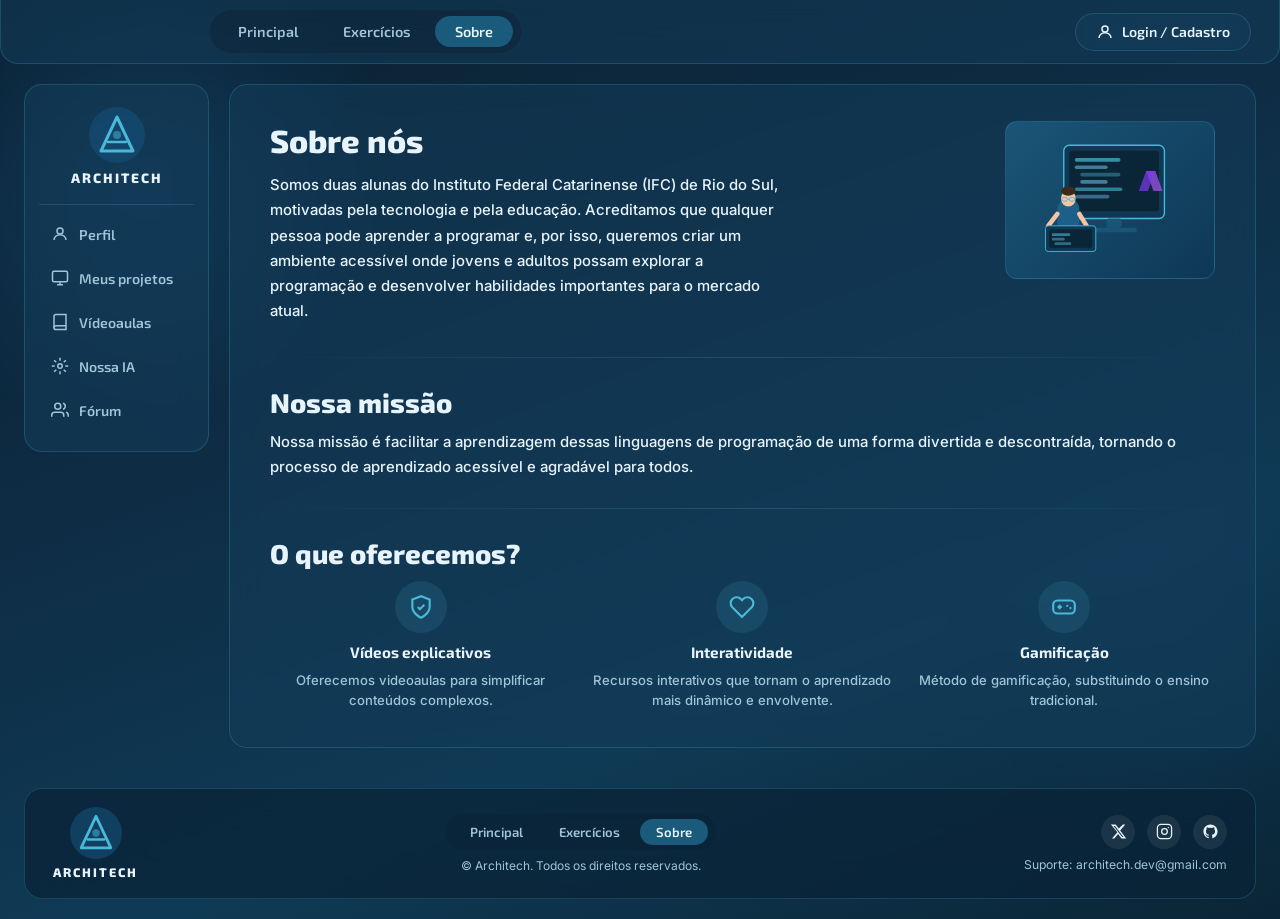
<file: sobre.html>
<!DOCTYPE html>
<html lang="pt-BR">
<head>
  <meta charset="UTF-8" />
  <meta name="viewport" content="width=device-width, initial-scale=1.0"/>
  <title>Architech — Sobre</title>
  <style>
    @import url('https://fonts.googleapis.com/css2?family=Exo+2:wght@400;600;700;800&family=Inter:wght@400;500;600&display=swap');

    *, *::before, *::after { box-sizing: border-box; margin: 0; padding: 0; }

    :root {
      --bg-dark:        #0d2233;
      --bg-mid:         #0e2d45;
      --teal-1:         #0f4060;
      --teal-2:         #145077;
      --teal-3:         #1a6090;
      --accent:         #4ab8d8;
      --accent-soft:    rgba(74,184,216,0.18);
      --glass-bg:       rgba(20, 60, 90, 0.55);
      --glass-border:   rgba(74,184,216,0.22);
      --glass-dark-bg:  rgba(10, 35, 55, 0.75);
      --text-white:     #e8f4fb;
      --text-dim:       #a0c4d8;
      --nav-active-bg:  #1a5a7a;
      --sidebar-w:      185px;
      --topnav-h:       64px;
      --radius-lg:      18px;
      --radius-md:      12px;
      --radius-sm:      8px;
      --font-main:      'Exo 2', sans-serif;
      --font-body:      'Inter', sans-serif;
    }

    html, body {
      min-height: 100%;
      font-family: var(--font-body);
      color: var(--text-white);
      background: var(--bg-dark);
    }

    /* ── BACKGROUND ─────────────────────────────────────── */
    .architech-bg {
      min-height: 100vh;
      background: linear-gradient(160deg, #0a1f30 0%, #0e2d45 40%, #0f3a55 70%, #0a2535 100%);
      position: relative;
      display: flex;
      flex-direction: column;
      overflow-x: hidden;
    }

    /* Blob decorations */
    .architech-bg::before,
    .architech-bg::after {
      content: '';
      position: fixed;
      border-radius: 50%;
      pointer-events: none;
      z-index: 0;
    }
    .architech-bg::before {
      width: 520px; height: 520px;
      background: radial-gradient(circle, rgba(26,96,144,0.35) 0%, transparent 70%);
      top: -80px; left: -120px;
    }
    .architech-bg::after {
      width: 420px; height: 420px;
      background: radial-gradient(circle, rgba(14,64,100,0.3) 0%, transparent 70%);
      bottom: 60px; right: -100px;
    }

    /* ── GLASS HELPERS ──────────────────────────────────── */
    .glass {
      background: var(--glass-bg);
      backdrop-filter: blur(14px);
      -webkit-backdrop-filter: blur(14px);
      border: 1px solid var(--glass-border);
    }
    .glass-dark {
      background: var(--glass-dark-bg);
      backdrop-filter: blur(18px);
      -webkit-backdrop-filter: blur(18px);
      border: 1px solid var(--glass-border);
    }

    /* ── TOP NAV ────────────────────────────────────────── */
    .topnav {
      position: sticky;
      top: 0;
      z-index: 100;
      height: var(--topnav-h);
      display: flex;
      align-items: center;
      justify-content: space-between;
      padding: 0 28px 0 calc(var(--sidebar-w) + 24px);
      border-radius: 0 0 var(--radius-lg) var(--radius-lg);
      border-top: none;
    }
    .topnav__links {
      display: flex;
      gap: 4px;
      background: rgba(10,30,50,0.4);
      border-radius: 50px;
      padding: 6px 8px;
    }
    .topnav__link {
      text-decoration: none;
      color: var(--text-dim);
      font-family: var(--font-main);
      font-weight: 600;
      font-size: 0.9rem;
      padding: 7px 20px;
      border-radius: 50px;
      transition: all .2s ease;
    }
    .topnav__link:hover { color: var(--text-white); background: rgba(255,255,255,0.07); }
    .topnav__link--active {
      background: var(--nav-active-bg);
      color: var(--text-white);
    }
    .topnav__login {
      display: flex;
      align-items: center;
      gap: 8px;
      text-decoration: none;
      color: var(--text-white);
      font-family: var(--font-main);
      font-weight: 600;
      font-size: 0.88rem;
      padding: 9px 20px;
      border-radius: 50px;
      transition: background .2s;
    }
    .topnav__login svg { width: 18px; height: 18px; }
    .topnav__login:hover { background: rgba(74,184,216,0.15); }

    /* ── MAIN LAYOUT ────────────────────────────────────── */
    .main-layout {
      flex: 1;
      display: flex;
      gap: 20px;
      padding: 20px 24px 24px;
      position: relative;
      z-index: 1;
    }

    /* ── SIDEBAR ────────────────────────────────────────── */
    .sidebar {
      width: var(--sidebar-w);
      flex-shrink: 0;
      border-radius: var(--radius-lg);
      padding: 22px 14px 22px;
      display: flex;
      flex-direction: column;
      gap: 6px;
      align-self: flex-start;
      position: sticky;
      top: calc(var(--topnav-h) + 16px);
    }
    .sidebar__logo {
      display: flex;
      flex-direction: column;
      align-items: center;
      gap: 6px;
      padding-bottom: 18px;
      margin-bottom: 4px;
      border-bottom: 1px solid var(--glass-border);
    }
    .sidebar__logo img { width: 56px; height: 56px; object-fit: contain; }
    .sidebar__logo-name {
      font-family: var(--font-main);
      font-weight: 800;
      font-size: 0.85rem;
      letter-spacing: 2px;
      text-transform: uppercase;
      color: var(--text-white);
    }
    .nav-item {
      display: flex;
      align-items: center;
      gap: 10px;
      text-decoration: none;
      color: var(--text-dim);
      font-family: var(--font-main);
      font-weight: 600;
      font-size: 0.88rem;
      padding: 10px 12px;
      border-radius: var(--radius-sm);
      transition: all .2s;
    }
    .nav-item svg { width: 18px; height: 18px; flex-shrink: 0; }
    .nav-item:hover { background: rgba(74,184,216,0.12); color: var(--text-white); }

    /* ── SOBRE CONTENT ──────────────────────────────────── */
    .sobre-content {
      flex: 1;
      border-radius: var(--radius-lg);
      padding: 36px 40px 36px;
      position: relative;
      overflow: hidden;
      background: var(--glass-bg);
      backdrop-filter: blur(14px);
      -webkit-backdrop-filter: blur(14px);
      border: 1px solid var(--glass-border);
    }

    /* Top illustration area */
    .sobre-header {
      display: flex;
      align-items: flex-start;
      justify-content: space-between;
      gap: 20px;
      margin-bottom: 32px;
    }
    .sobre-text-block { flex: 1; max-width: 520px; }

    .sobre-content h1 {
      font-family: var(--font-main);
      font-weight: 800;
      font-size: 2rem;
      color: var(--text-white);
      margin-bottom: 14px;
    }
    .sobre-content h2 {
      font-family: var(--font-main);
      font-weight: 800;
      font-size: 1.7rem;
      color: var(--text-white);
      margin: 28px 0 12px;
    }
    .sobre-content p {
      font-size: 0.93rem;
      line-height: 1.7;
      color: var(--text-white);
      font-weight: 500;
    }

    /* Illustration box */
    .sobre-illustration {
      width: 210px;
      flex-shrink: 0;
      display: flex;
      align-items: center;
      justify-content: center;
    }
    .illus-box {
      width: 100%;
      aspect-ratio: 4/3;
      border-radius: var(--radius-md);
      background: linear-gradient(135deg, #1a5577 0%, #0e3855 100%);
      border: 1px solid var(--glass-border);
      position: relative;
      overflow: hidden;
      display: flex;
      align-items: center;
      justify-content: center;
    }

    /* SVG Illustration — developer at laptop */
    .illus-svg { width: 88%; height: auto; }

    /* Divider */
    .sobre-divider {
      height: 1px;
      background: linear-gradient(90deg, transparent, var(--glass-border), transparent);
      margin: 28px 0;
    }

    /* Offerings */
    .offerings-title {
      font-family: var(--font-main);
      font-weight: 800;
      font-size: 1.7rem;
      margin-bottom: 28px;
    }
    .offerings-grid {
      display: grid;
      grid-template-columns: repeat(3, 1fr);
      gap: 20px;
    }
    .offering-card {
      display: flex;
      flex-direction: column;
      align-items: center;
      text-align: center;
      gap: 10px;
    }
    .offering-icon {
      width: 52px; height: 52px;
      border-radius: 50%;
      background: rgba(74,184,216,0.12);
      display: flex;
      align-items: center;
      justify-content: center;
    }
    .offering-icon svg { width: 26px; height: 26px; color: var(--accent); }
    .offering-card h3 {
      font-family: var(--font-main);
      font-weight: 700;
      font-size: 0.95rem;
      color: var(--text-white);
    }
    .offering-card p {
      font-size: 0.82rem;
      color: var(--text-dim);
      line-height: 1.5;
    }

    /* ── FOOTER ─────────────────────────────────────────── */
    .site-footer {
      padding: 16px 24px 20px;
      position: relative;
      z-index: 1;
    }
    .footer__inner {
      border-radius: var(--radius-lg);
      padding: 18px 28px;
      display: flex;
      align-items: center;
      justify-content: space-between;
      gap: 20px;
    }
    .footer__logo-block {
      display: flex;
      flex-direction: column;
      align-items: center;
      gap: 6px;
      min-width: 80px;
    }
    .footer__logo-block img { width: 52px; height: 52px; object-fit: contain; }
    .footer__logo-name {
      font-family: var(--font-main);
      font-weight: 800;
      font-size: 0.78rem;
      letter-spacing: 2px;
      text-transform: uppercase;
    }
    .footer__links {
      display: flex;
      flex-direction: column;
      align-items: center;
      gap: 8px;
    }
    .footer__nav {
      display: flex;
      gap: 4px;
      background: rgba(10,30,50,0.4);
      border-radius: 50px;
      padding: 5px 8px;
    }
    .footer__link {
      text-decoration: none;
      color: var(--text-dim);
      font-family: var(--font-main);
      font-weight: 600;
      font-size: 0.82rem;
      padding: 5px 16px;
      border-radius: 50px;
      transition: all .2s;
    }
    .footer__link:hover { color: var(--text-white); }
    .footer__link--active { background: var(--nav-active-bg); color: var(--text-white); }
    .footer__copy {
      font-size: 0.75rem;
      color: var(--text-dim);
    }
    .footer__social {
      display: flex;
      flex-direction: column;
      align-items: flex-end;
      gap: 8px;
    }
    .social-icons { display: flex; gap: 12px; }
    .social-icon {
      width: 34px; height: 34px;
      border-radius: 50%;
      background: rgba(255,255,255,0.07);
      display: flex;
      align-items: center;
      justify-content: center;
      color: var(--text-white);
      text-decoration: none;
      transition: background .2s;
    }
    .social-icon svg { width: 17px; height: 17px; }
    .social-icon:hover { background: rgba(74,184,216,0.25); }
    .footer__email { font-size: 0.76rem; color: var(--text-dim); }

    /* ── LOGO PLACEHOLDER (SVG) ─────────────────────────── */
    .logo-svg { width: 100%; height: 100%; }

    /* ── RESPONSIVE ─────────────────────────────────────── */
    @media (max-width: 900px) {
      .topnav { padding-left: 20px; }
      .sidebar { display: none; }
      .sobre-illustration { display: none; }
      .offerings-grid { grid-template-columns: 1fr 1fr; gap: 16px; }
    }
    @media (max-width: 600px) {
      .topnav { padding: 0 16px; }
      .topnav__links { gap: 2px; padding: 4px 6px; }
      .topnav__link { font-size: 0.8rem; padding: 6px 12px; }
      .topnav__login { font-size: 0.8rem; padding: 7px 14px; }
      .main-layout { padding: 14px 12px; }
      .sobre-content { padding: 24px 20px; }
      .sobre-content h1 { font-size: 1.5rem; }
      .sobre-content h2 { font-size: 1.3rem; }
      .offerings-grid { grid-template-columns: 1fr; }
      .footer__inner { flex-direction: column; align-items: center; text-align: center; }
      .footer__social { align-items: center; }
    }
  </style>
</head>
<body>

<div class="architech-bg">

  <!-- TOP NAV -->
  <nav class="topnav glass">
    <div class="topnav__links">
      <a href="index.html" class="topnav__link">Principal</a>
      <a href="#"          class="topnav__link">Exercícios</a>
      <a href="#"          class="topnav__link topnav__link--active">Sobre</a>
    </div>
    <a href="login.html" class="topnav__login glass">
      <svg fill="none" stroke="currentColor" stroke-width="2" viewBox="0 0 24 24">
        <circle cx="12" cy="8" r="4"/>
        <path d="M4 20c0-4 3.6-7 8-7s8 3 8 7"/>
      </svg>
      Login / Cadastro
    </a>
  </nav>

  <!-- MAIN LAYOUT -->
  <div class="main-layout">

    <!-- SIDEBAR -->
    <aside class="sidebar glass">
      <div class="sidebar__logo">
        <!-- Logo A SVG -->
        <svg width="56" height="56" viewBox="0 0 56 56" fill="none" xmlns="http://www.w3.org/2000/svg">
          <circle cx="28" cy="28" r="28" fill="rgba(20,80,120,0.6)"/>
          <path d="M28 10 L44 44 H12 Z" fill="none" stroke="#4ab8d8" stroke-width="3" stroke-linejoin="round"/>
          <path d="M19 35 H37" stroke="#4ab8d8" stroke-width="2.5" stroke-linecap="round"/>
          <circle cx="28" cy="28" r="4" fill="#4ab8d8" opacity="0.5"/>
        </svg>
        <span class="sidebar__logo-name">Architech</span>
      </div>

      <a href="#" class="nav-item">
        <svg fill="none" stroke="currentColor" stroke-width="2" viewBox="0 0 24 24">
          <circle cx="12" cy="8" r="4"/>
          <path d="M4 20c0-4 3.6-7 8-7s8 3 8 7"/>
        </svg>
        Perfil
      </a>
      <a href="#" class="nav-item">
        <svg fill="none" stroke="currentColor" stroke-width="2" viewBox="0 0 24 24">
          <rect x="2" y="3" width="20" height="14" rx="2"/>
          <path d="M8 21h8M12 17v4"/>
        </svg>
        Meus projetos
      </a>
      <a href="#" class="nav-item">
        <svg fill="none" stroke="currentColor" stroke-width="2" viewBox="0 0 24 24">
          <path d="M4 19.5A2.5 2.5 0 0 1 6.5 17H20"/>
          <path d="M6.5 2H20v20H6.5A2.5 2.5 0 0 1 4 19.5v-15A2.5 2.5 0 0 1 6.5 2z"/>
        </svg>
        Vídeoaulas
      </a>
      <a href="#" class="nav-item">
        <svg fill="none" stroke="currentColor" stroke-width="2" viewBox="0 0 24 24">
          <circle cx="12" cy="12" r="3"/>
          <path d="M12 1v4M12 19v4M4.22 4.22l2.83 2.83M16.95 16.95l2.83 2.83M1 12h4M19 12h4M4.22 19.78l2.83-2.83M16.95 7.05l2.83-2.83"/>
        </svg>
        Nossa IA
      </a>
      <a href="#" class="nav-item">
        <svg fill="none" stroke="currentColor" stroke-width="2" viewBox="0 0 24 24">
          <path d="M17 21v-2a4 4 0 0 0-4-4H5a4 4 0 0 0-4 4v2"/>
          <circle cx="9" cy="7" r="4"/>
          <path d="M23 21v-2a4 4 0 0 0-3-3.87"/>
          <path d="M16 3.13a4 4 0 0 1 0 7.75"/>
        </svg>
        Fórum
      </a>
    </aside>

    <!-- SOBRE MAIN CONTENT -->
    <main class="sobre-content">

      <!-- Header: text + illustration -->
      <div class="sobre-header">
        <div class="sobre-text-block">
          <h1>Sobre nós</h1>
          <p>
            Somos duas alunas do Instituto Federal Catarinense (IFC) de Rio do Sul, motivadas
            pela tecnologia e pela educação. Acreditamos que qualquer pessoa pode aprender a
            programar e, por isso, queremos criar um ambiente acessível onde jovens e adultos
            possam explorar a programação e desenvolver habilidades importantes para o mercado atual.
          </p>
        </div>

        <!-- Developer Illustration SVG -->
        <div class="sobre-illustration">
          <div class="illus-box">
            <svg class="illus-svg" viewBox="0 0 200 160" fill="none" xmlns="http://www.w3.org/2000/svg">
              <!-- Monitor -->
              <rect x="50" y="20" width="110" height="80" rx="6" fill="#0e3855" stroke="#4ab8d8" stroke-width="1.5"/>
              <rect x="56" y="26" width="98" height="66" rx="3" fill="#0a2535"/>
              <!-- Code lines on screen -->
              <rect x="62" y="34" width="50" height="4" rx="2" fill="#4ab8d8" opacity="0.7"/>
              <rect x="62" y="42" width="36" height="4" rx="2" fill="#7dd3fc" opacity="0.5"/>
              <rect x="68" y="50" width="44" height="4" rx="2" fill="#4ab8d8" opacity="0.4"/>
              <rect x="68" y="58" width="30" height="4" rx="2" fill="#7dd3fc" opacity="0.5"/>
              <rect x="62" y="66" width="52" height="4" rx="2" fill="#4ab8d8" opacity="0.6"/>
              <rect x="62" y="74" width="38" height="4" rx="2" fill="#7dd3fc" opacity="0.4"/>
              <!-- Stand -->
              <rect x="97" y="100" width="16" height="10" rx="2" fill="#1a5577"/>
              <rect x="80" y="110" width="50" height="5" rx="2.5" fill="#1a5577"/>
              <!-- Angular logo on monitor -->
              <polygon points="140,48 148,70 158,70 150,48" fill="#a855f7" opacity="0.7"/>
              <polygon points="140,48 132,70 142,70 150,48" fill="#7c3aed" opacity="0.7"/>
              <!-- Person -->
              <circle cx="55" cy="90" r="12" fill="#1e6080"/>
              <!-- Head -->
              <ellipse cx="55" cy="78" rx="8" ry="9" fill="#f5c5a3"/>
              <!-- Hair -->
              <ellipse cx="55" cy="70" rx="8" ry="5" fill="#3d2a1a"/>
              <!-- Glasses -->
              <rect x="48" y="77" width="6" height="4" rx="2" fill="none" stroke="#4ab8d8" stroke-width="1"/>
              <rect x="56" y="77" width="6" height="4" rx="2" fill="none" stroke="#4ab8d8" stroke-width="1"/>
              <line x1="54" y1="79" x2="56" y2="79" stroke="#4ab8d8" stroke-width="1"/>
              <!-- Body -->
              <path d="M43 100 Q43 88 55 88 Q67 88 67 100 L67 115 H43 Z" fill="#1e5f8a"/>
              <!-- Arms -->
              <line x1="43" y1="95" x2="33" y2="108" stroke="#f5c5a3" stroke-width="5" stroke-linecap="round"/>
              <line x1="67" y1="95" x2="75" y2="108" stroke="#f5c5a3" stroke-width="5" stroke-linecap="round"/>
              <!-- Laptop in lap -->
              <rect x="30" y="108" width="55" height="28" rx="3" fill="#0e3855" stroke="#4ab8d8" stroke-width="1"/>
              <rect x="34" y="112" width="47" height="20" rx="2" fill="#0a2535"/>
              <!-- Code on laptop -->
              <rect x="37" y="116" width="20" height="3" rx="1" fill="#4ab8d8" opacity="0.6"/>
              <rect x="37" y="121" width="14" height="3" rx="1" fill="#7dd3fc" opacity="0.4"/>
              <rect x="40" y="126" width="18" height="3" rx="1" fill="#4ab8d8" opacity="0.5"/>
            </svg>
          </div>
        </div>
      </div>

      <div class="sobre-divider"></div>

      <!-- Nossa missão -->
      <h2>Nossa missão</h2>
      <p>
        Nossa missão é facilitar a aprendizagem dessas linguagens de programação de uma forma
        divertida e descontraída, tornando o processo de aprendizado acessível e agradável para todos.
      </p>

      <div class="sobre-divider"></div>

      <!-- O que oferecemos -->
      <h2 class="offerings-title">O que oferecemos?</h2>
      <div class="offerings-grid">

        <!-- Vídeos explicativos -->
        <div class="offering-card">
          <div class="offering-icon">
            <svg fill="none" stroke="currentColor" stroke-width="2" viewBox="0 0 24 24">
              <path d="M12 22s8-4 8-10V5l-8-3-8 3v7c0 6 8 10 8 10z"/>
              <polyline points="9 12 11 14 15 10"/>
            </svg>
          </div>
          <h3>Vídeos explicativos</h3>
          <p>Oferecemos videoaulas para simplificar conteúdos complexos.</p>
        </div>

        <!-- Interatividade -->
        <div class="offering-card">
          <div class="offering-icon">
            <svg fill="none" stroke="currentColor" stroke-width="2" viewBox="0 0 24 24">
              <path d="M20.84 4.61a5.5 5.5 0 0 0-7.78 0L12 5.67l-1.06-1.06a5.5 5.5 0 0 0-7.78 7.78l1.06 1.06L12 21.23l7.78-7.78 1.06-1.06a5.5 5.5 0 0 0 0-7.78z"/>
            </svg>
          </div>
          <h3>Interatividade</h3>
          <p>Recursos interativos que tornam o aprendizado mais dinâmico e envolvente.</p>
        </div>

        <!-- Gamificação -->
        <div class="offering-card">
          <div class="offering-icon">
            <svg fill="none" stroke="currentColor" stroke-width="2" viewBox="0 0 24 24">
              <rect x="2" y="6" width="20" height="12" rx="4"/>
              <line x1="6" y1="12" x2="10" y2="12"/>
              <line x1="8" y1="10" x2="8" y2="14"/>
              <circle cx="15" cy="11" r="1" fill="currentColor" stroke="none"/>
              <circle cx="18" cy="13" r="1" fill="currentColor" stroke="none"/>
            </svg>
          </div>
          <h3>Gamificação</h3>
          <p>Método de gamificação, substituindo o ensino tradicional.</p>
        </div>

      </div>

    </main>
  </div>

  <!-- FOOTER -->
  <footer class="site-footer">
    <div class="footer__inner glass-dark">

      <div class="footer__logo-block">
        <svg width="52" height="52" viewBox="0 0 56 56" fill="none">
          <circle cx="28" cy="28" r="28" fill="rgba(20,80,120,0.6)"/>
          <path d="M28 10 L44 44 H12 Z" fill="none" stroke="#4ab8d8" stroke-width="3" stroke-linejoin="round"/>
          <path d="M19 35 H37" stroke="#4ab8d8" stroke-width="2.5" stroke-linecap="round"/>
          <circle cx="28" cy="28" r="4" fill="#4ab8d8" opacity="0.5"/>
        </svg>
        <span class="footer__logo-name">Architech</span>
      </div>

      <div class="footer__links">
        <nav class="footer__nav">
          <a href="index.html" class="footer__link">Principal</a>
          <a href="#"          class="footer__link">Exercícios</a>
          <a href="#"          class="footer__link footer__link--active">Sobre</a>
        </nav>
        <span class="footer__copy">© Architech. Todos os direitos reservados.</span>
      </div>

      <div class="footer__social">
        <div class="social-icons">
          <a href="#" class="social-icon" aria-label="Twitter">
            <svg fill="currentColor" viewBox="0 0 24 24">
              <path d="M18.244 2.25h3.308l-7.227 8.26 8.502 11.24H16.17l-4.714-6.231-5.401 6.231H2.748l7.73-8.835L1.254 2.25H8.08l4.258 5.63L18.244 2.25zm-1.161 17.52h1.833L7.084 4.126H5.117L17.083 19.77z"/>
            </svg>
          </a>
          <a href="#" class="social-icon" aria-label="Instagram">
            <svg fill="none" stroke="currentColor" stroke-width="1.8" viewBox="0 0 24 24">
              <rect x="2" y="2" width="20" height="20" rx="5"/>
              <circle cx="12" cy="12" r="4"/>
              <circle cx="17.5" cy="6.5" r="1" fill="currentColor" stroke="none"/>
            </svg>
          </a>
          <a href="#" class="social-icon" aria-label="GitHub">
            <svg fill="currentColor" viewBox="0 0 24 24">
              <path d="M12 2C6.477 2 2 6.477 2 12c0 4.418 2.865 8.166 6.839 9.489.5.092.682-.217.682-.482 0-.237-.008-.866-.013-1.7-2.782.603-3.369-1.342-3.369-1.342-.454-1.155-1.11-1.462-1.11-1.462-.908-.62.069-.608.069-.608 1.003.07 1.531 1.03 1.531 1.03.892 1.529 2.341 1.087 2.91.832.092-.647.35-1.088.636-1.338-2.22-.253-4.555-1.11-4.555-4.943 0-1.091.39-1.984 1.029-2.683-.103-.253-.446-1.27.098-2.647 0 0 .84-.269 2.75 1.025A9.564 9.564 0 0 1 12 6.844a9.59 9.59 0 0 1 2.504.337c1.909-1.294 2.747-1.025 2.747-1.025.546 1.377.202 2.394.1 2.647.64.699 1.028 1.592 1.028 2.683 0 3.842-2.339 4.687-4.566 4.935.359.309.678.919.678 1.852 0 1.336-.012 2.415-.012 2.743 0 .267.18.578.688.48C19.138 20.163 22 16.418 22 12c0-5.523-4.477-10-10-10z"/>
            </svg>
          </a>
        </div>
        <span class="footer__email">Suporte: architech.dev@gmail.com</span>
      </div>

    </div>
  </footer>

</div>
</body>
</html>
</file>
